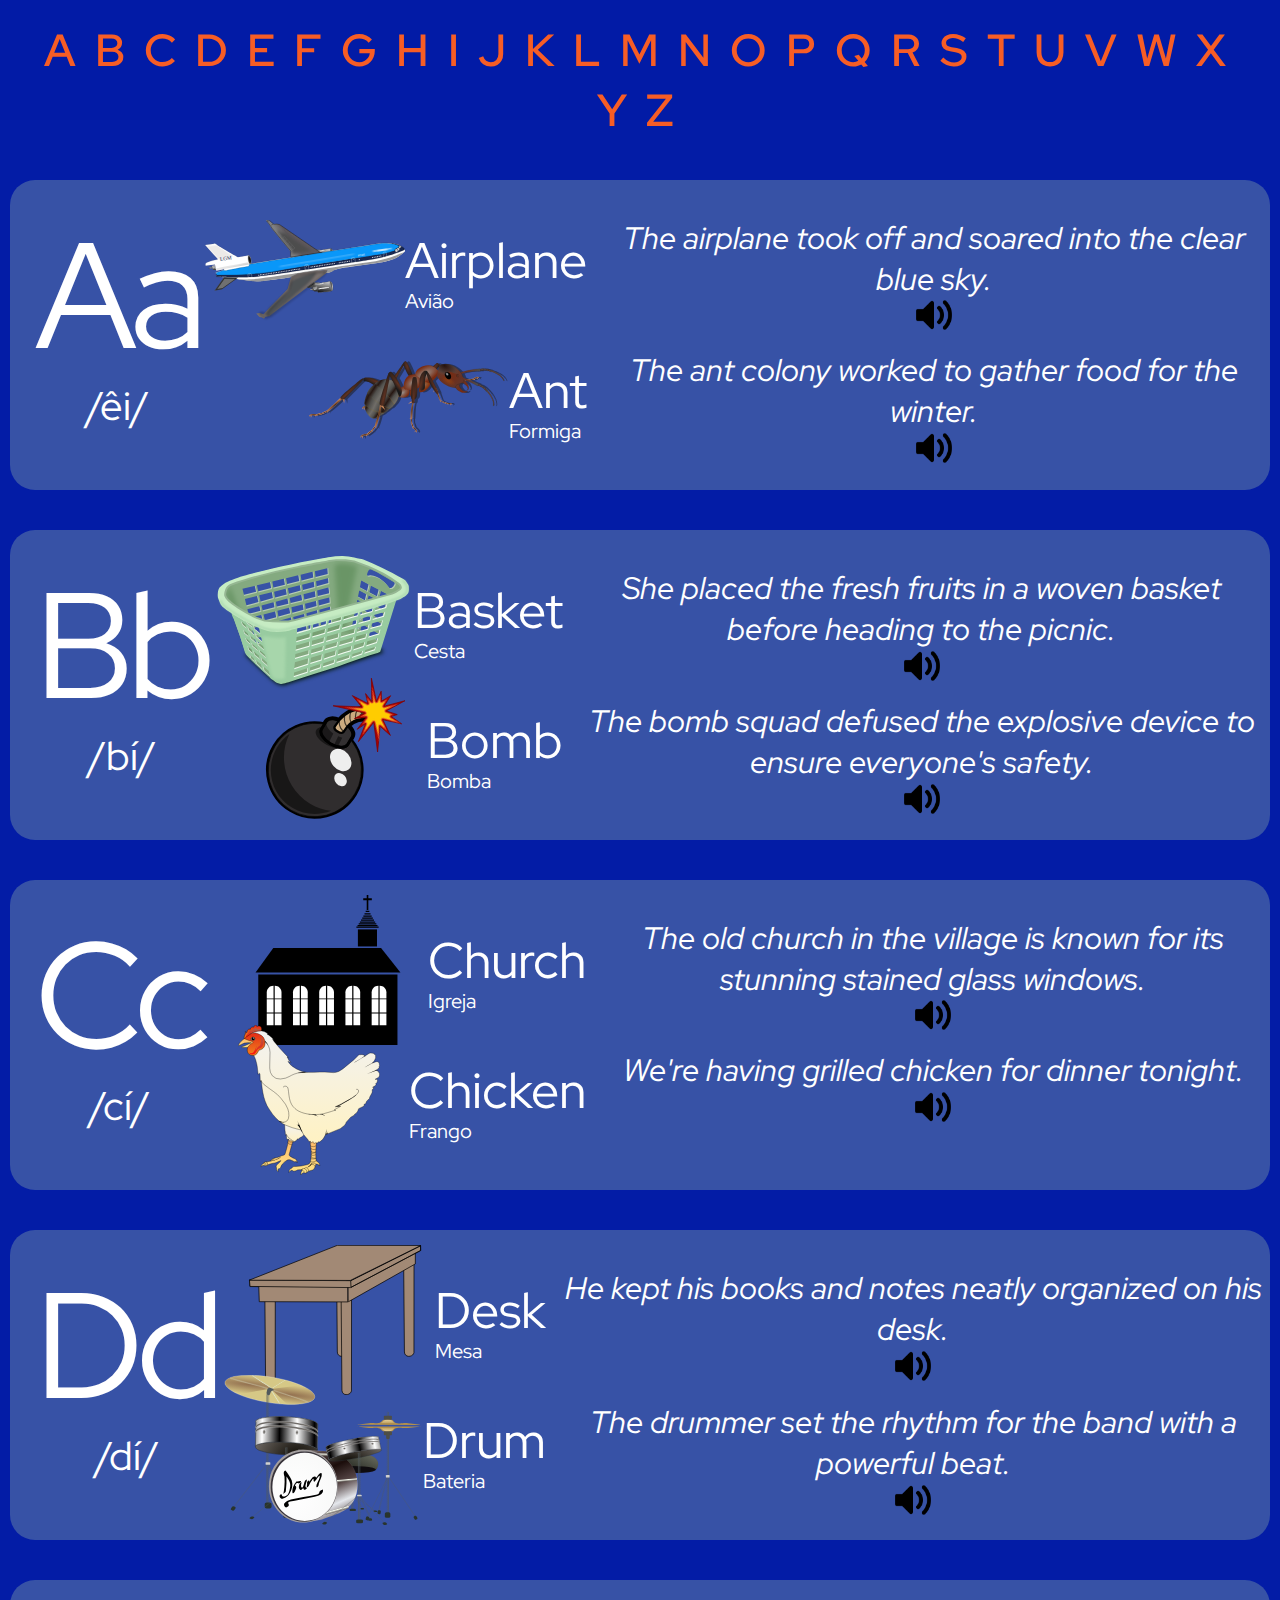
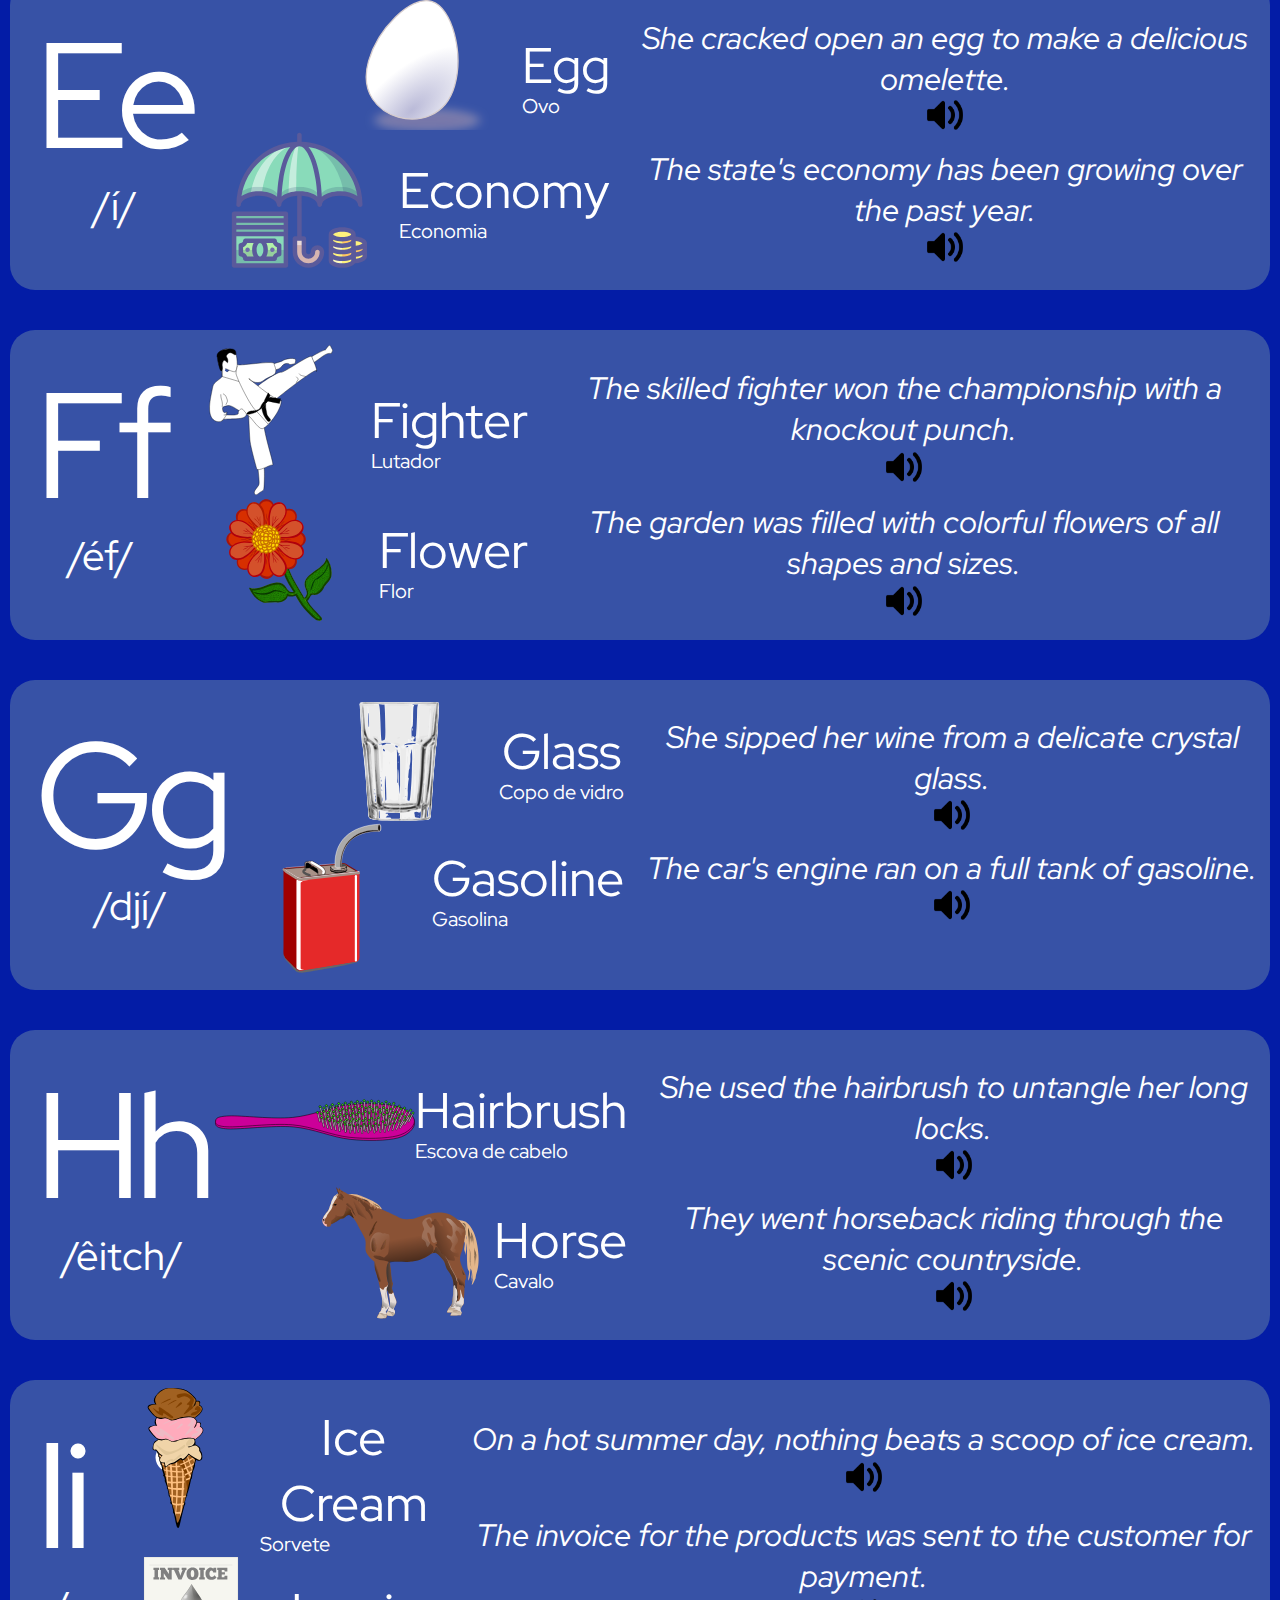
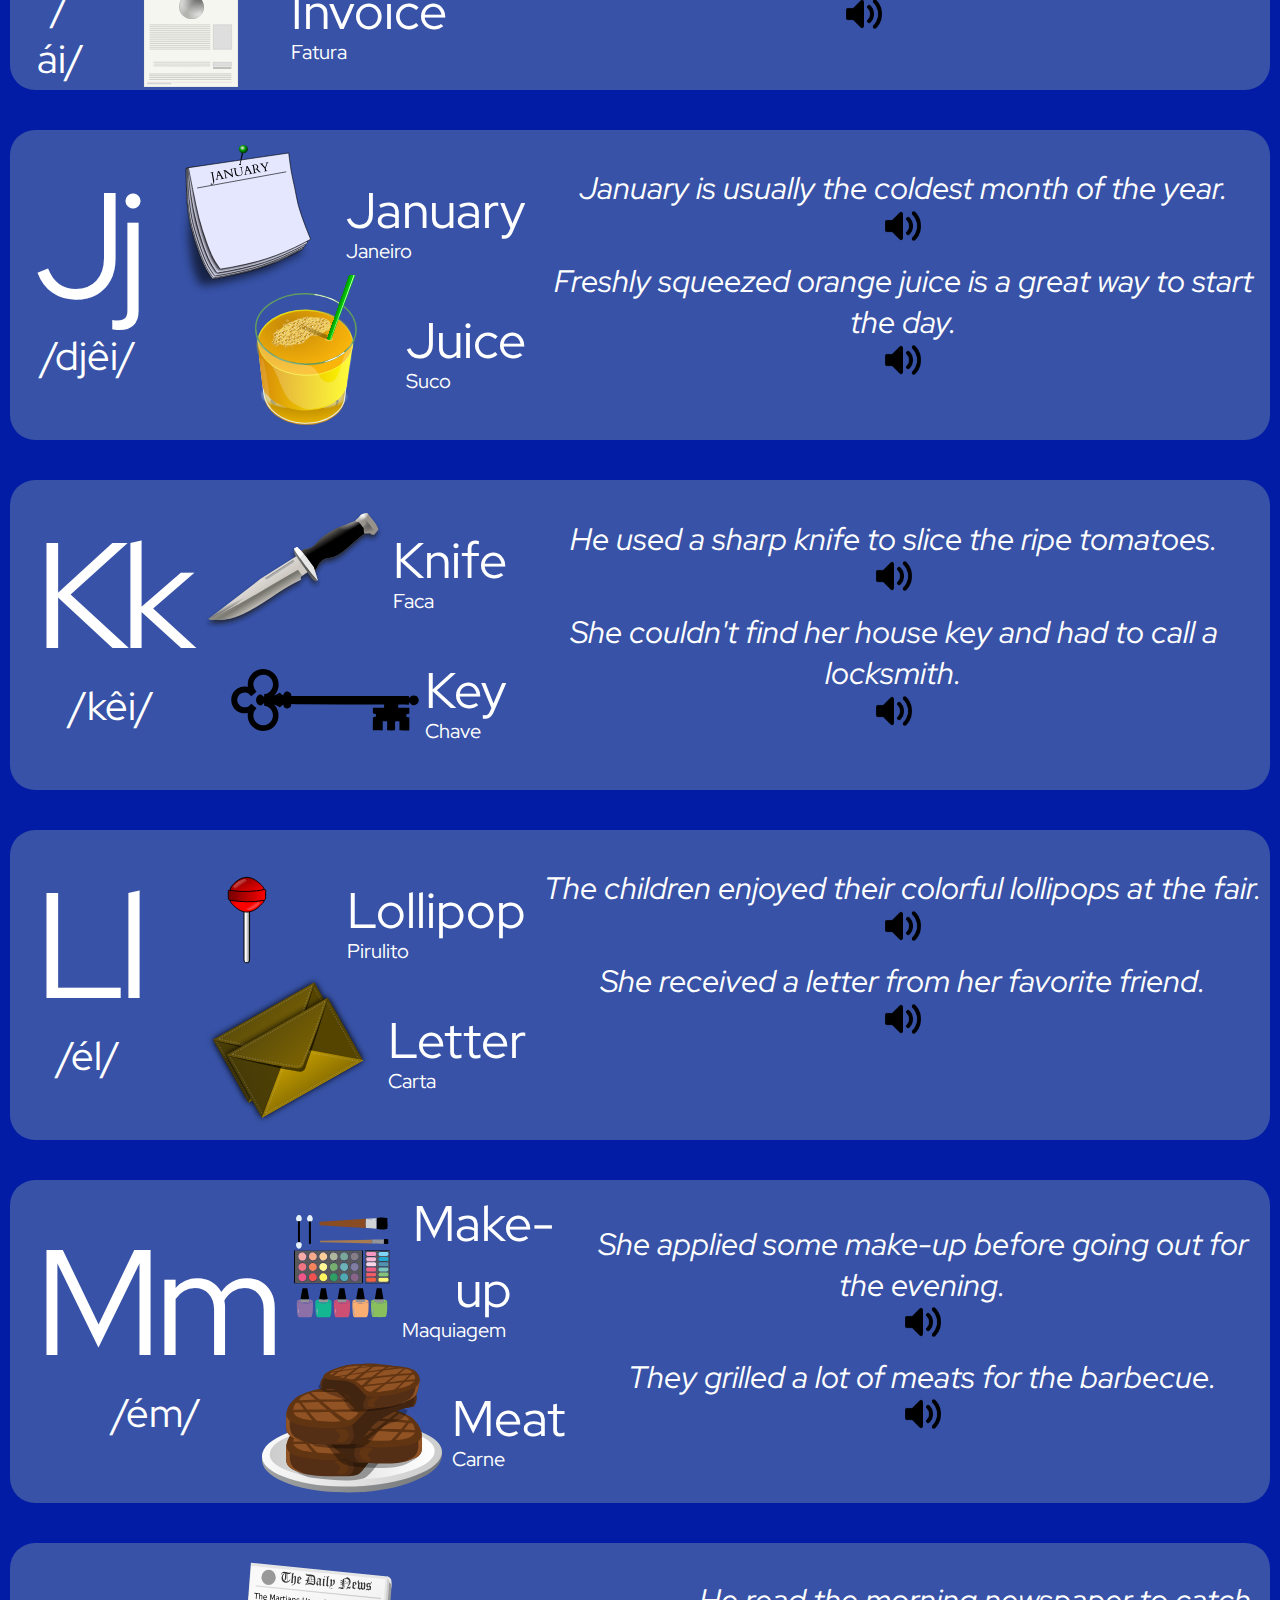
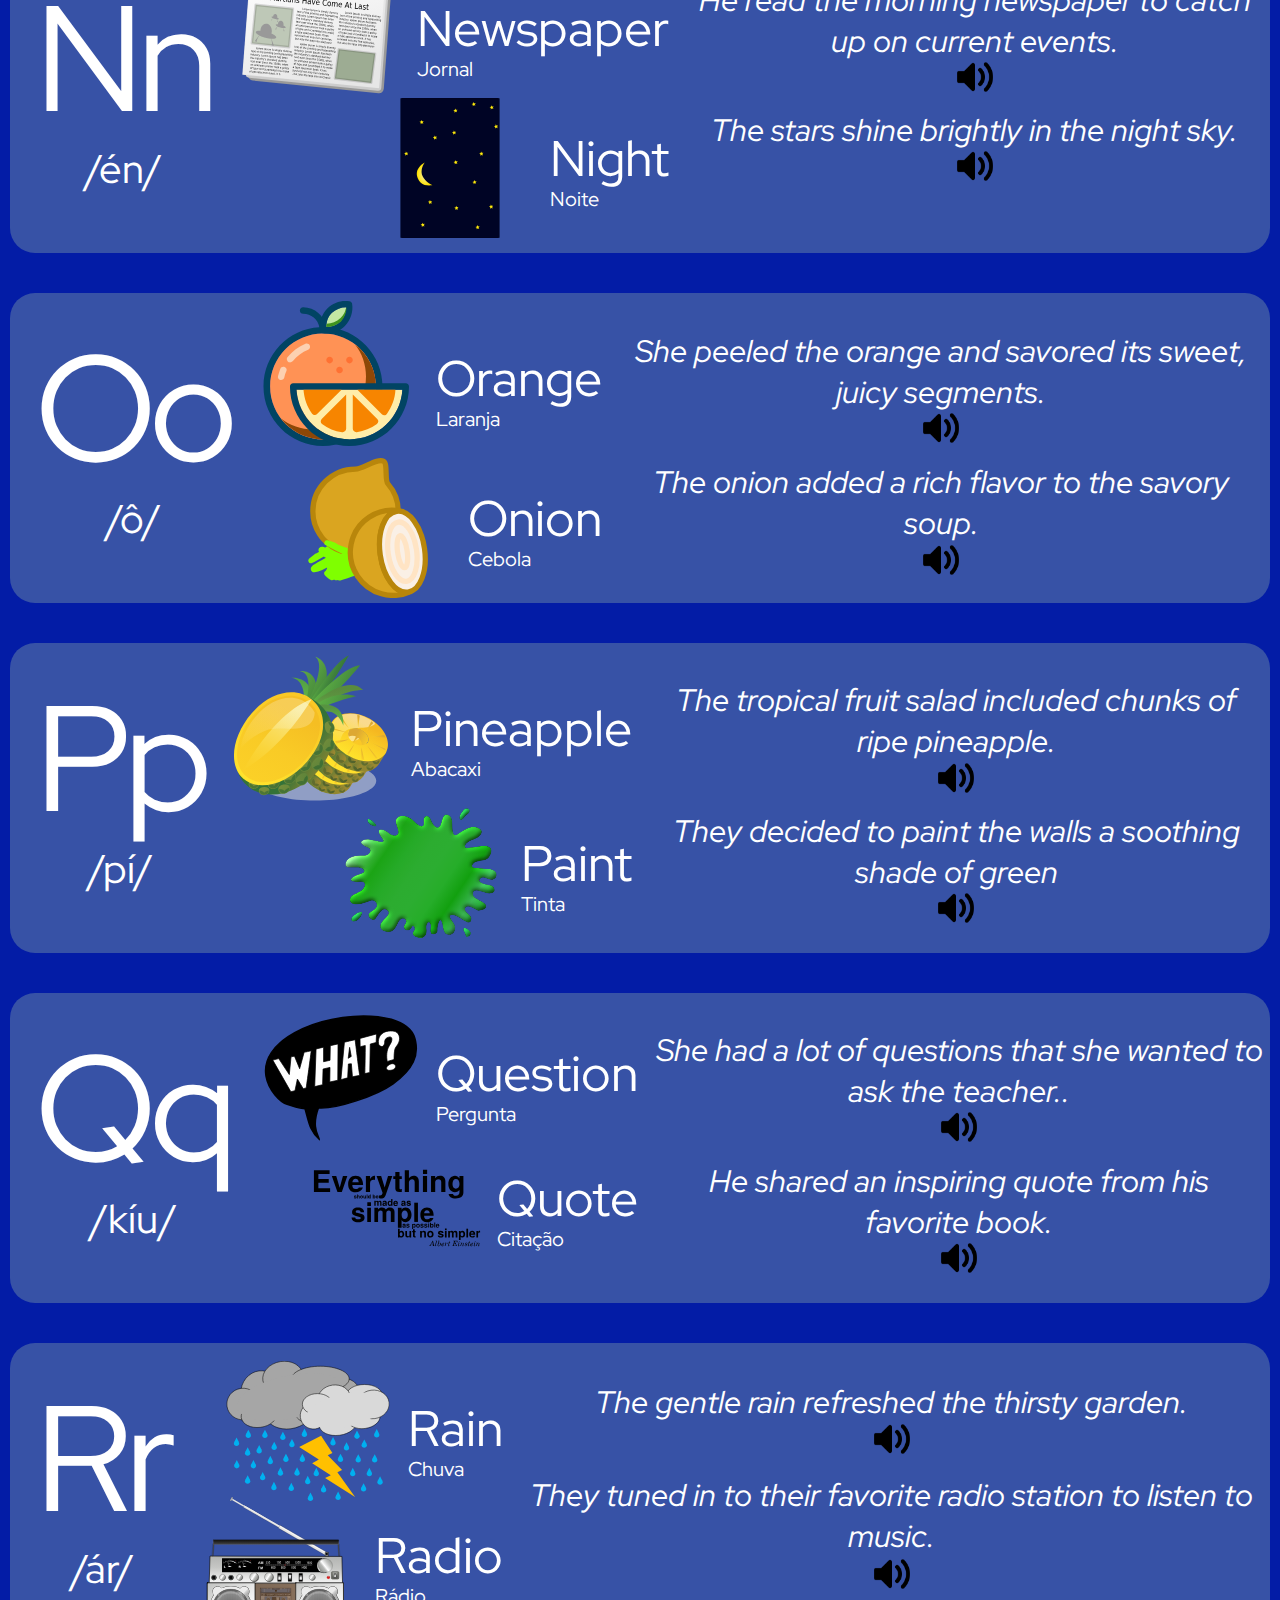
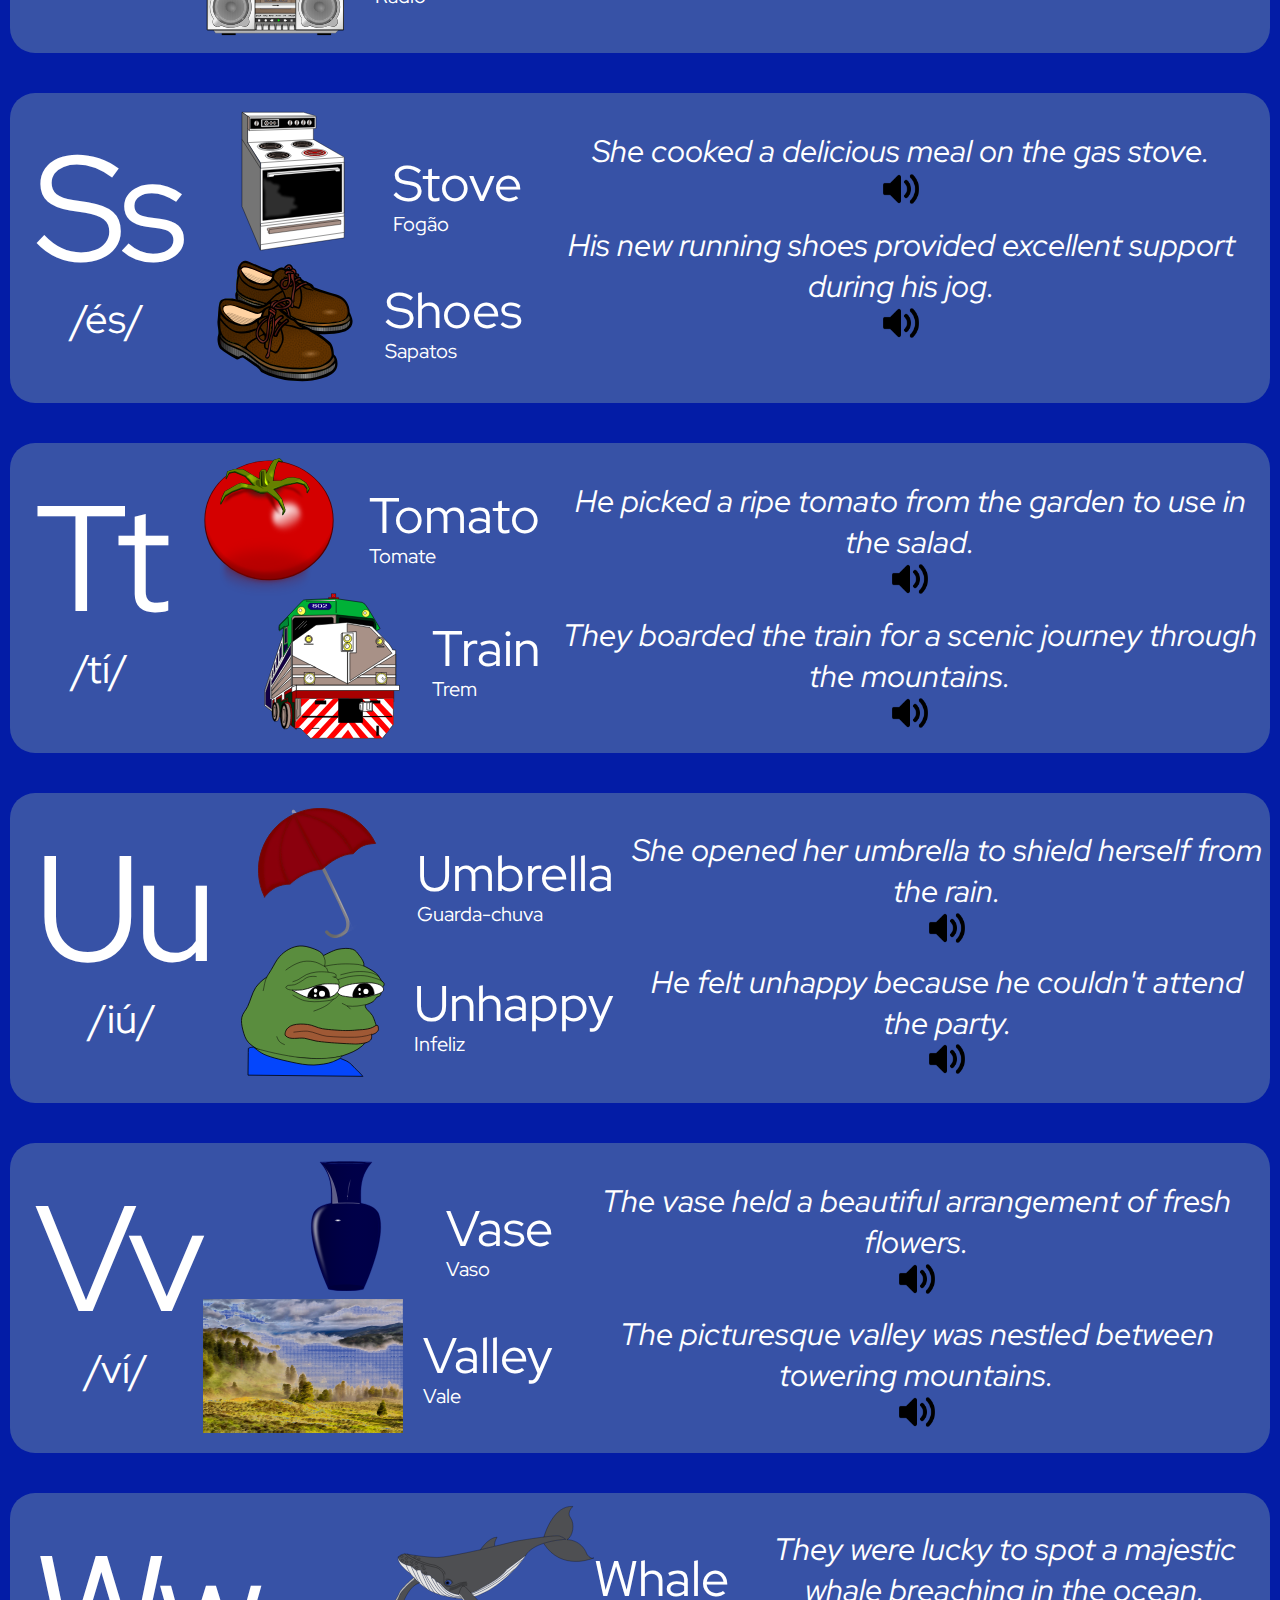
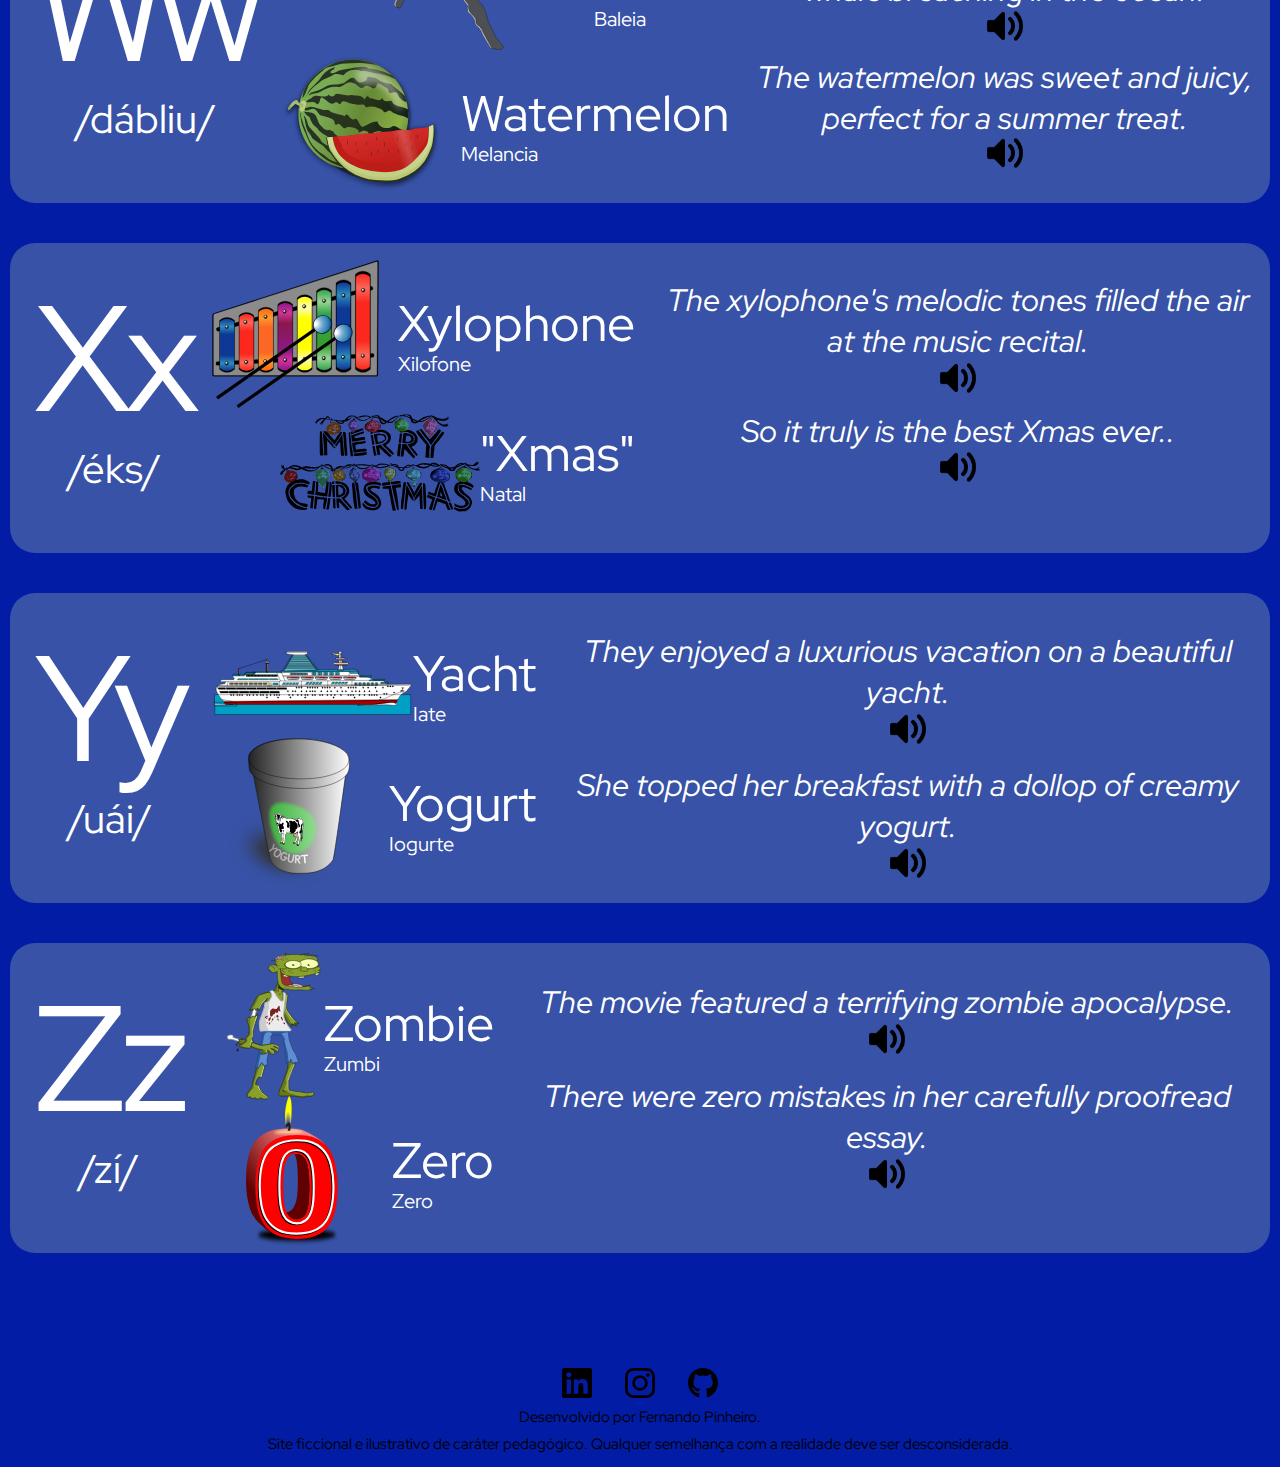
<file: dictionary.html>
<!DOCTYPE html>
<html lang="en">

<head>
    <meta charset="UTF-8">
    <meta name="viewport" content="width=device-width, initial-scale=1.0">
    <title>
        Dictionary
    </title>
    <link rel="stylesheet" href="css/style.css">
    <link rel="preconnect" href="https://fonts.googleapis.com">
    <link rel="preconnect" href="https://fonts.gstatic.com" crossorigin>
    <link rel="shortcut icon" href="img/logo.png" type="image/x-icon">
</head>

<body class="body-space">
    <section>
        <nav class="letters">
            <ul>
                <li><a href="#letterA">A</a></li>
                <li><a href="#letterB">B</a></li>
                <li><a href="#letterC">C</a></li>
                <li><a href="#letterD">D</a></li>
                <li><a href="#letterE">E</a></li>
                <li><a href="#letterF">F</a></li>
                <li><a href="#letterG">G</a></li>
                <li><a href="#letterH">H</a></li>
                <li><a href="#letterI">I</a></li>
                <li><a href="#letterJ">J</a></li>
                <li><a href="#letterK">K</a></li>
                <li><a href="#letterL">L</a></li>
                <li><a href="#letterM">M</a></li>
                <li><a href="#letterN">N</a></li>
                <li><a href="#letterO">O</a></li>
                <li><a href="#letterP">P</a></li>
                <li><a href="#letterQ">Q</a></li>
                <li><a href="#letterR">R</a></li>
                <li><a href="#letterS">S</a></li>
                <li><a href="#letterT">T</a></li>
                <li><a href="#letterU">U</a></li>
                <li><a href="#letterV">V</a></li>
                <li><a href="#letterW">W</a></li>
                <li><a href="#letterX">X</a></li>
                <li><a href="#letterY">Y</a></li>
                <li><a href="#letterZ">Z</a></li>
            </ul>
        </nav>
    </section>

    <section class="card-letter" id="letterA">
        <div class="title-letter">
            <p>Aa</p>
            <p class="pronunc">/êi/</p>
        </div>
        <div class="ilustration">
            <div class="ilust1">
                <img src="img/airplane.svg" alt="aviao">
                <div class="ilust-text">
                    <p>Airplane</p>
                    <p class="transc-fonet">Avião</p>
                </div>
            </div>
            <div class="ilust1">
                <img src="img/ant.svg" alt="formiga">
                <div class="ilust-text">
                    <p>Ant</p>
                    <p class="transc-fonet">Formiga</p>
                </div>
            </div>
        </div>
        <div class="examples">
            <div class="ex1">
                <p>The airplane took off and soared into the clear blue sky.</p>
                <img src="img/volume-icon.png" alt="Audio" class="audio" id="audio1">
            </div>
            <div class="ex1">
                <p>The ant colony worked to gather food for the winter.</p>
                <img src="img/volume-icon.png" alt="Audio" class="audio" id="audio2">
            </div>
        </div>
    </section>
    <section class="card-letter" id="letterB">
        <div class="title-letter">
            <p>Bb</p>
            <p class="pronunc">/bí/</p>
        </div>
        <div class="ilustration">
            <div class="ilust1">
                <img src="img/basket.svg" alt="cesta">
                <div class="ilust-text">
                    <p>Basket</p>
                    <p class="transc-fonet">Cesta</p>
                </div>
            </div>
            <div class="ilust1">
                <img src="img/bomb.svg" alt="bomba">
                <div class="ilust-text">
                    <p>Bomb</p>
                    <p class="transc-fonet">Bomba</p>
                </div>
            </div>
        </div>
        <div class="examples">
            <div class="ex1">
                <p>She placed the fresh fruits in a woven basket before heading to the picnic.</p>                <img src="img/volume-icon.png" alt="Audio" class="audio" id="audio3">
            </div>
            <div class="ex1">
                <p>The bomb squad defused the explosive device to ensure everyone's safety.</p>
                <img src="img/volume-icon.png" alt="Audio" class="audio" id="audio4">
            </div>
        </div>
    </section>
    <section class="card-letter" id="letterC">
        <div class="title-letter">
            <p>Cc</p>
            <p class="pronunc">/cí/</p>
        </div>
        <div class="ilustration">
            <div class="ilust1">
                <img src="img/church.svg" alt="igreja">
                <div class="ilust-text">
                    <p>Church</p>
                    <p class="transc-fonet">Igreja</p>
                </div>
            </div>
            <div class="ilust1">
                <img src="img/chicken.svg" alt="frango">
                <div class="ilust-text">
                    <p>Chicken</p>
                    <p class="transc-fonet">Frango</p>
                </div>
            </div>
        </div>
        <div class="examples">
            <div class="ex1">
                <p>The old church in the village is known for its stunning stained glass windows.</p>
                <img src="img/volume-icon.png" alt="Audio" class="audio" id="audio5">
            </div>
            <div class="ex1">
                <p>We're having grilled chicken for dinner tonight.</p>
                <img src="img/volume-icon.png" alt="Audio" class="audio" id="audio6">
            </div>
        </div>
    </section>
    <section class="card-letter" id="letterD">
        <div class="title-letter">
            <p>Dd</p>
            <p class="pronunc">/dí/</p>
        </div>
        <div class="ilustration">
            <div class="ilust1">
                <img src="img/desk.svg" alt="Mesa">
                <div class="ilust-text">
                    <p>Desk</p>
                    <p class="transc-fonet">Mesa</p>
                </div>
            </div>
            <div class="ilust1">
                <img src="img/drum.svg" alt="Bateria">
                <div class="ilust-text">
                    <p>Drum</p>
                    <p class="transc-fonet">Bateria</p>
                </div>
            </div>
        </div>
        <div class="examples">
            <div class="ex1">
                <p>He kept his books and notes neatly organized on his desk.</p>
                <img src="img/volume-icon.png" alt="Audio" class="audio" id="audio7">
            </div>
            <div class="ex1">
                <p>The drummer set the rhythm for the band with a powerful beat.</p>
                <img src="img/volume-icon.png" alt="Audio" class="audio" id="audio8">
            </div>
        </div>
    </section>
    <section class="card-letter" id="letterE">
        <div class="title-letter">
            <p>Ee</p>
            <p class="pronunc">/í/</p>
        </div>
        <div class="ilustration">
            <div class="ilust1">
                <img src="img/egg.svg" alt="ovo" style="height: 130px; margin-bottom: 10px;">
                <div class="ilust-text">
                    <p>Egg</p>
                    <p class="transc-fonet">Ovo</p>
                </div>
            </div>
            <div class="ilust1">
                <img src="img/economy.svg" alt="economia" style="height: 140px;">
                <div class="ilust-text">
                    <p>Economy</p>
                    <p class="transc-fonet">Economia</p>
                </div>
            </div>
        </div>
        <div class="examples">
            <div class="ex1">
                <p>She cracked open an egg to make a delicious omelette.</p>
                <img src="img/volume-icon.png" alt="Audio" class="audio" id="audio9">
            </div>
            <div class="ex1">
                <p>The state's economy has been growing over the past year.</p>
                <img src="img/volume-icon.png" alt="Audio" class="audio" id="audio10">
            </div>
        </div>
    </section>
    <section class="card-letter" id="letterF">
        <div class="title-letter">
            <p>Ff</p>
            <p class="pronunc">/éf/</p>
        </div>
        <div class="ilustration">
            <div class="ilust1">
                <img src="img/fighter.svg" alt="lutador" style="margin-bottom: 10px;">
                <div class="ilust-text">
                    <p>Fighter</p>
                    <p class="transc-fonet">Lutador</p>
                </div>
            </div>
            <div class="ilust1">
                <img src="img/flower.svg" alt="flor" style="height: 130px;">
                <div class="ilust-text">
                    <p>Flower</p>
                    <p class="transc-fonet">Flor</p>
                </div>
            </div>
        </div>
        <div class="examples">
            <div class="ex1">
                <p>The skilled fighter won the championship with a knockout punch.</p>
                <img src="img/volume-icon.png" alt="Audio" class="audio" id="audio11">
            </div>
            <div class="ex1">
                <p>The garden was filled with colorful flowers of all shapes and sizes.</p>
                <img src="img/volume-icon.png" alt="Audio" class="audio" id="audio12">
            </div>
        </div>
    </section>
    <section class="card-letter" id="letterG">
        <div class="title-letter">
            <p>Gg</p>
            <p class="pronunc">/djí/</p>
        </div>
        <div class="ilustration">
            <div class="ilust1">
                <img src="img/glass.svg" alt="copo" style="height: 120px;">
                <div class="ilust-text">
                    <p>Glass</p>
                    <p class="transc-fonet">Copo de vidro</p>
                </div>
            </div>
            <div class="ilust1">
                <img src="img/gasoline.svg" alt="gasolina" style="margin-top: 8px;">
                <div class="ilust-text">
                    <p>Gasoline</p>
                    <p class="transc-fonet">Gasolina</p>
                </div>
            </div>
        </div>
        <div class="examples">
            <div class="ex1">
                <p>She sipped her wine from a delicate crystal glass.</p>
                <img src="img/volume-icon.png" alt="Audio" class="audio" id="audio13">
            </div>
            <div class="ex1">
                <p>The car's engine ran on a full tank of gasoline.</p>
                <img src="img/volume-icon.png" alt="Audio" class="audio" id="audio14">
            </div>
        </div>
    </section>
    <section class="card-letter" id="letterH">
        <div class="title-letter">
            <p>Hh</p>
            <p class="pronunc">/êitch/</p>
        </div>
        <div class="ilustration">
            <div class="ilust1">
                <img src="img/hairbrush.svg" alt="escova_de_cabelo">
                <div class="ilust-text">
                    <p>Hairbrush</p>
                    <p class="transc-fonet">Escova de cabelo</p>
                </div>
            </div>
            <div class="ilust1">
                <img src="img/horse.svg" alt="cavalo">
                <div class="ilust-text">
                    <p>Horse</p>
                    <p class="transc-fonet">Cavalo</p>
                </div>
            </div>
        </div>
        <div class="examples">
            <div class="ex1">
                <p>She used the hairbrush to untangle her long locks.</p>
                <img src="img/volume-icon.png" alt="Audio" class="audio" id="audio15">
            </div>
            <div class="ex1">
                <p>They went horseback riding through the scenic countryside.</p>
                <img src="img/volume-icon.png" alt="Audio" class="audio" id="audio16">
            </div>
        </div>
    </section>
    <section class="card-letter" id="letterI">
        <div class="title-letter">
            <p>Ii</p>
            <p class="pronunc">/ái/</p>
        </div>
        <div class="ilustration">
            <div class="ilust1">
                <img src="img/ice_cream.svg" alt="sorvete"
                    style="height: 140px;margin-top: -30px; margin-bottom: 15px;">
                <div class="ilust-text">
                    <p>Ice Cream</p>
                    <p class="transc-fonet">Sorvete</p>
                </div>
            </div>
            <div class="ilust1">
                <img src="img/invoice.svg" alt="fatura" style="height: 130px; ">
                <div class="ilust-text">
                    <p>Invoice</p>
                    <p class="transc-fonet">Fatura</p>
                </div>
            </div>
        </div>
        <div class="examples">
            <div class="ex1">
                <p>On a hot summer day, nothing beats a scoop of ice cream.</p>
                <img src="img/volume-icon.png" alt="Audio" class="audio" id="audio17">
            </div>
            <div class="ex1">
                <p>The invoice for the products was sent to the customer for payment.</p>
                <img src="img/volume-icon.png" alt="Audio" class="audio" id="audio18">
            </div>
        </div>
    </section>
    <section class="card-letter" id="letterJ">
        <div class="title-letter">
            <p>Jj</p>
            <p class="pronunc">/djêi/</p>
        </div>
        <div class="ilustration">
            <div class="ilust1">
                <img src="img/january.svg" alt="janeiro">
                <div class="ilust-text">
                    <p>January</p>
                    <p class="transc-fonet">Janeiro</p>
                </div>
            </div>
            <div class="ilust1">
                <img src="img/juice.svg" alt="suco">
                <div class="ilust-text">
                    <p>Juice</p>
                    <p class="transc-fonet">Suco</p>
                </div>
            </div>
        </div>
        <div class="examples">
            <div class="ex1">
                <p>January is usually the coldest month of the year.</p>
                <img src="img/volume-icon.png" alt="Audio" class="audio" id="audio19">
            </div>
            <div class="ex1">
                <p>Freshly squeezed orange juice is a great way to start the day.</p>
                <img src="img/volume-icon.png" alt="Audio" class="audio" id="audio20">
            </div>
        </div>
    </section>
    <section class="card-letter" id="letterK">
        <div class="title-letter">
            <p>Kk</p>
            <p class="pronunc">/kêi/</p>
        </div>
        <div class="ilustration">
            <div class="ilust1">
                <img src="img/knife.svg" alt="faca">
                <div class="ilust-text">
                    <p>Knife</p>
                    <p class="transc-fonet">Faca</p>
                </div>
            </div>
            <div class="ilust1">
                <img src="img/key.svg" alt="chave">
                <div class="ilust-text">
                    <p>Key</p>
                    <p class="transc-fonet">Chave</p>
                </div>
            </div>
        </div>
        <div class="examples">
            <div class="ex1">
                <p>He used a sharp knife to slice the ripe tomatoes.</p>
                <img src="img/volume-icon.png" alt="Audio" class="audio" id="audio21">
            </div>
            <div class="ex1">
                <p>She couldn't find her house key and had to call a locksmith.</p>
                <img src="img/volume-icon.png" alt="Audio" class="audio" id="audio22">
            </div>
        </div>
    </section>
    <section class="card-letter" id="letterL">
        <div class="title-letter">
            <p>Ll</p>
            <p class="pronunc">/él/</p>
        </div>
        <div class="ilustration">
            <div class="ilust1">
                <img src="img/lollipop.svg" alt="pirulito">
                <div class="ilust-text">
                    <p>Lollipop</p>
                    <p class="transc-fonet">Pirulito</p>
                </div>
            </div>
            <div class="ilust1">
                <img src="img/letter.svg" alt="carta">
                <div class="ilust-text">
                    <p>Letter</p>
                    <p class="transc-fonet">Carta</p>
                </div>
            </div>
        </div>
        <div class="examples">
            <div class="ex1">
                <p>The children enjoyed their colorful lollipops at the fair.</p>
                <img src="img/volume-icon.png" alt="Audio" class="audio" id="audio23">
            </div>
            <div class="ex1">
                <p>She received a letter from her favorite friend.</p>
                <img src="img/volume-icon.png" alt="Audio" class="audio" id="audio24">
            </div>
        </div>
    </section>
    <section class="card-letter" id="letterM">
        <div class="title-letter">
            <p>Mm</p>
            <p class="pronunc">/ém/</p>
        </div>
        <div class="ilustration">
            <div class="ilust1">
                <img src="img/makeup.svg" alt="pirulito" style="width: 100px; margin:auto;">
                <div class="ilust-text">
                    <p>Make-up</p>
                    <p class="transc-fonet">Maquiagem</p>
                </div>
            </div>
            <div class="ilust1">
                <img src="img/meat.svg" alt="carta" style="width: 180px; margin: auto; margin-left: -30px;">
                <div class="ilust-text">
                    <p>Meat</p>
                    <p class="transc-fonet">Carne</p>
                </div>
            </div>
        </div>
        <div class="examples">
            <div class="ex1">
                <p>She applied some make-up before going out for the evening.</p>
                <img src="img/volume-icon.png" alt="Audio" class="audio" id="audio25">
            </div>
            <div class="ex1">
                <p>They grilled a lot of meats for the barbecue.</p>
                <img src="img/volume-icon.png" alt="Audio" class="audio" id="audio26">
            </div>
        </div>
    </section>
    <section class="card-letter" id="letterN">
        <div class="title-letter">
            <p>Nn</p>
            <p class="pronunc">/én/</p>
        </div>
        <div class="ilustration">
            <div class="ilust1">
                <img src="img/newspaper.svg" alt="jornal" style="height: 140px; margin-bottom: 10px;">
                <div class="ilust-text">
                    <p>Newspaper</p>
                    <p class="transc-fonet">Jornal</p>
                </div>
            </div>
            <div class="ilust1">
                <img src="img/night.svg" alt="noite" style="height:140px;">
                <div class="ilust-text">
                    <p>Night</p>
                    <p class="transc-fonet">Noite</p>
                </div>
            </div>
        </div>
        <div class="examples">
            <div class="ex1">
                <p>He read the morning newspaper to catch up on current events.</p>
                <img src="img/volume-icon.png" alt="Audio" class="audio" id="audio27">
            </div>
            <div class="ex1">
                <p>The stars shine brightly in the night sky.</p>
                <img src="img/volume-icon.png" alt="Audio" class="audio" id="audio28">
            </div>
        </div>
    </section>
    <section class="card-letter" id="letterO">
        <div class="title-letter">
            <p>Oo</p>
            <p class="pronunc">/ô<u></u>/</p>
        </div>
        <div class="ilustration">
            <div class="ilust1">
                <img src="img/orange.svg" alt="laranja" style="margin-bottom: 20px;">
                <div class="ilust-text">
                    <p>Orange</p>
                    <p class="transc-fonet">Laranja</p>
                </div>
            </div>
            <div class="ilust1">
                <img src="img/onion.svg" alt="cebola" style="height: 140px;">
                <div class="ilust-text">
                    <p>Onion</p>
                    <p class="transc-fonet">Cebola</p>
                </div>
            </div>
        </div>
        <div class="examples">
            <div class="ex1">
                <p>She peeled the orange and savored its sweet, juicy segments.</p>
                <img src="img/volume-icon.png" alt="Audio" class="audio" id="audio29">
            </div>
            <div class="ex1">
                <p>The onion added a rich flavor to the savory soup.</p>
                <img src="img/volume-icon.png" alt="Audio" class="audio" id="audio30">
            </div>
        </div>
    </section>
    <section class="card-letter" id="letterP">
        <div class="title-letter">
            <p>Pp</p>
            <p class="pronunc">/pí/</p>
        </div>
        <div class="ilustration">
            <div class="ilust1">
                <img src="img/pineapple.svg" alt="abacaxi" style="margin-bottom: 10px;">
                <div class="ilust-text">
                    <p>Pineapple</p>
                    <p class="transc-fonet">Abacaxi</p>
                </div>
            </div>
            <div class="ilust1">
                <img src="img/paint.svg" alt="tinta" style="height: 140px;">
                <div class="ilust-text">
                    <p>Paint</p>
                    <p class="transc-fonet">Tinta</p>
                </div>
            </div>
        </div>
        <div class="examples">
            <div class="ex1">
                <p>The tropical fruit salad included chunks of ripe pineapple.</p>
                <img src="img/volume-icon.png" alt="Audio" class="audio" id="audio31">
            </div>
            <div class="ex1">
                <p>They decided to paint the walls a soothing shade of green</p>
                <img src="img/volume-icon.png" alt="Audio" class="audio" id="audio32">
            </div>
        </div>
    </section>
    <section class="card-letter" id="letterQ">
        <div class="title-letter">
            <p>Qq</p>
            <p class="pronunc">/kíu/</p>
        </div>
        <div class="ilustration">
            <div class="ilust1">
                <img src="img/question.svg" alt="pergunta" style="margin-bottom: -20px;">
                <div class="ilust-text">
                    <p>Question</p>
                    <p class="transc-fonet">Pergunta</p>
                </div>
            </div>
            <div class="ilust1">
                <img src="img/quote.svg" alt="citação">
                <div class="ilust-text">
                    <p>Quote</p>
                    <p class="transc-fonet">Citação</p>
                </div>
            </div>
        </div>
        <div class="examples">
            <div class="ex1">
                <p>She had a lot of questions that she wanted to ask the teacher..</p>
                <img src="img/volume-icon.png" alt="Audio" class="audio" id="audio33">
            </div>
            <div class="ex1">
                <p>He shared an inspiring quote from his favorite book.</p>
                <img src="img/volume-icon.png" alt="Audio" class="audio" id="audio34">
            </div>
        </div>
    </section>
    <section class="card-letter" id="letterR">
        <div class="title-letter">
            <p>Rr</p>
            <p class="pronunc">/ár/</p>
        </div>
        <div class="ilustration">
            <div class="ilust1">
                <img src="img/rain.svg" alt="chuva" style="height: 140px; margin-bottom: 5px;">
                <div class="ilust-text">
                    <p>Rain</p>
                    <p class="transc-fonet">Chuva</p>
                </div>
            </div>
            <div class="ilust1">
                <img src="img/radio.svg" alt="radio" style="height: 140px;">
                <div class="ilust-text">
                    <p>Radio</p>
                    <p class="transc-fonet">Rádio</p>
                </div>
            </div>
        </div>
        <div class="examples">
            <div class="ex1">
                <p>The gentle rain refreshed the thirsty garden.</p>
                <img src="img/volume-icon.png" alt="Audio" class="audio" id="audio35">
            </div>
            <div class="ex1">
                <p>They tuned in to their favorite radio station to listen to music.</p>
                <img src="img/volume-icon.png" alt="Audio" class="audio" id="audio36">
            </div>
        </div>
    </section>
    <section class="card-letter" id="letterS">
        <div class="title-letter">
            <p>Ss</p>
            <p class="pronunc">/és/</p>
        </div>
        <div class="ilustration">
            <div class="ilust1">
                <img src="img/stove.svg" alt="fogão" style="height: 140px; margin-bottom: 15px;">
                <div class="ilust-text">
                    <p>Stove</p>
                    <p class="transc-fonet">Fogão</p>
                </div>
            </div>
            <div class="ilust1">
                <img src="img/shoes.svg" alt="sapato" style="height: 130px;">
                <div class="ilust-text">
                    <p>Shoes</p>
                    <p class="transc-fonet">Sapatos</p>
                </div>
            </div>
        </div>
        <div class="examples">
            <div class="ex1">
                <p>She cooked a delicious meal on the gas stove.</p>
                <img src="img/volume-icon.png" alt="Audio" class="audio" id="audio37">
            </div>
            <div class="ex1">
                <p>His new running shoes provided excellent support during his jog.</p>
                <img src="img/volume-icon.png" alt="Audio" class="audio" id="audio38">
            </div>
        </div>
    </section>
    <section class="card-letter" id="letterT">
        <div class="title-letter">
            <p>Tt</p>
            <p class="pronunc">/tí/</p>
        </div>
        <div class="ilustration">
            <div class="ilust1">
                <img src="img/tomato.svg" alt="tomate" style="height: 140px;">
                <div class="ilust-text">
                    <p>Tomato</p>
                    <p class="transc-fonet">Tomate</p>
                </div>
            </div>
            <div class="ilust1">
                <img src="img/train.svg" alt="trem" style="margin-top: 5px;">
                <div class="ilust-text">
                    <p>Train</p>
                    <p class="transc-fonet">Trem</p>
                </div>
            </div>
        </div>
        <div class="examples">
            <div class="ex1">
                <p>He picked a ripe tomato from the garden to use in the salad.</p>
                <img src="img/volume-icon.png" alt="Audio" class="audio" id="audio39">
            </div>
            <div class="ex1">
                <p>They boarded the train for a scenic journey through the mountains.</p>
                <img src="img/volume-icon.png" alt="Audio" class="audio" id="audio40">
            </div>
        </div>
    </section>
    <section class="card-letter" id="letterU">
        <div class="title-letter">
            <p>Uu</p>
            <p class="pronunc">/iú/</p>
        </div>
        <div class="ilustration">
            <div class="ilust1">
                <img src="img/umbrella.svg" alt="guardachuva" style="height: 130px; margin-bottom: 10px;">
                <div class="ilust-text">
                    <p>Umbrella</p>
                    <p class="transc-fonet">Guarda-chuva</p>
                </div>
            </div>
            <div class="ilust1">
                <img src="img/unhappy.svg" alt="infeliz">
                <div class="ilust-text">
                    <p>Unhappy</p>
                    <p class="transc-fonet">Infeliz</p>
                </div>
            </div>
        </div>
        <div class="examples">
            <div class="ex1">
                <p>She opened her umbrella to shield herself from the rain.</p>
                <img src="img/volume-icon.png" alt="Audio" class="audio" id="audio41">
            </div>
            <div class="ex1">
                <p>He felt unhappy because he couldn't attend the party.</p>
                <img src="img/volume-icon.png" alt="Audio" class="audio" id="audio42">
            </div>
        </div>
    </section>
    <section class="card-letter" id="letterV">
        <div class="title-letter">
            <p>Vv</p>
            <p class="pronunc">/ví/</p>
        </div>
        <div class="ilustration">
            <div class="ilust1">
                <img src="img/vase.svg" alt="vaso" style="height: 130px; margin-bottom: 15px;">
                <div class="ilust-text">
                    <p>Vase</p>
                    <p class="transc-fonet">Vaso</p>
                </div>
            </div>
            <div class="ilust1">
                <img src="img/valley.svg" alt="vale" style="height: 140px; margin-right: 10px;">
                <div class="ilust-text">
                    <p>Valley</p>
                    <p class="transc-fonet">Vale</p>
                </div>
            </div>
        </div>
        <div class="examples">
            <div class="ex1">
                <p>The vase held a beautiful arrangement of fresh flowers.</p>
                <img src="img/volume-icon.png" alt="Audio" class="audio" id="audio43">
            </div>
            <div class="ex1">
                <p>The picturesque valley was nestled between towering mountains.</p>
                <img src="img/volume-icon.png" alt="Audio" class="audio" id="audio44">
            </div>
        </div>
    </section>
    <section class="card-letter" id="letterW">
        <div class="title-letter">
            <p>Ww</p>
            <p class="pronunc">/dábliu/</p>
        </div>
        <div class="ilustration">
            <div class="ilust1">
                <img src="img/whale.svg" alt="Baleia" style="margin-bottom: 10px;">
                <div class="ilust-text">
                    <p>Whale</p>
                    <p class="transc-fonet">Baleia</p>
                </div>
            </div>
            <div class="ilust1">
                <img src="img/watermelon.svg" alt="melancia" style="height: 140px;">
                <div class="ilust-text">
                    <p>Watermelon</p>
                    <p class="transc-fonet">Melancia</p>
                </div>
            </div>
        </div>
        <div class="examples">
            <div class="ex1">
                <p>They were lucky to spot a majestic whale breaching in the ocean.</p>
                <img src="img/volume-icon.png" alt="Audio" class="audio" id="audio45">
            </div>
            <div class="ex1">
                <p>The watermelon was sweet and juicy, perfect for a summer treat.</p>
                <img src="img/volume-icon.png" alt="Audio" class="audio" id="audio46">
            </div>
        </div>
    </section>
    <section class="card-letter" id="letterX">
        <div class="title-letter">
            <p>Xx</p>
            <p class="pronunc">/éks/</p>
        </div>
        <div class="ilustration">
            <div class="ilust1">
                <img src="img/xylophone.svg" alt="xilofone">
                <div class="ilust-text">
                    <p>Xylophone</p>
                    <p class="transc-fonet">Xilofone</p>
                </div>
            </div>
            <div class="ilust1">
                <img src="img/xmas.svg" alt="natal">
                <div class="ilust-text">
                    <p>"Xmas"</p>
                    <p class="transc-fonet">Natal</p>
                </div>
            </div>
        </div>
        <div class="examples">
            <div class="ex1">
                <p>The xylophone's melodic tones filled the air at the music recital.</p>
                <img src="img/volume-icon.png" alt="Audio" class="audio" id="audio47">
            </div>
            <div class="ex1">
                <p>So it truly is the best Xmas ever..</p>
                <img src="img/volume-icon.png" alt="Audio" class="audio" id="audio48">
            </div>
        </div>
    </section>
    <section class="card-letter" id="letterY">
        <div class="title-letter">
            <p>Yy</p>
            <p class="pronunc">/uái/</p>
        </div>
        <div class="ilustration">
            <div class="ilust1">
                <img src="img/yacht.svg" alt="iate">
                <div class="ilust-text">
                    <p>Yacht</p>
                    <p class="transc-fonet">Iate</p>
                </div>
            </div>
            <div class="ilust1">
                <img src="img/yogurt.svg" alt="iogurte">
                <div class="ilust-text">
                    <p>Yogurt</p>
                    <p class="transc-fonet">Iogurte</p>
                </div>
            </div>
        </div>
        <div class="examples">
            <div class="ex1">
                <p>They enjoyed a luxurious vacation on a beautiful yacht.</p>
                <img src="img/volume-icon.png" alt="Audio" class="audio" id="audio49">
            </div>
            <div class="ex1">
                <p>She topped her breakfast with a dollop of creamy yogurt.</p>
                <img src="img/volume-icon.png" alt="Audio" class="audio" id="audio50">
            </div>
        </div>
    </section>
    <section class="card-letter" id="letterZ">
        <div class="title-letter">
            <p>Zz</p>
            <p class="pronunc">/zí/</p>
        </div>
        <div class="ilustration">
            <div class="ilust1">
                <img src="img/zombie.svg" alt="zumbi" style="height: 150px; width: 100px; margin-bottom: 5px; ">
                <div class="ilust-text">
                    <p>Zombie</p>
                    <p class="transc-fonet">Zumbi</p>
                </div>
            </div>
            <div class="ilust1">
                <img src="img/zero.svg" alt="zero" style="margin-left: -60px;">
                <div class="ilust-text">
                    <p>Zero</p>
                    <p class="transc-fonet">Zero</p>
                </div>
            </div>
        </div>
        <div class="examples">
            <div class="ex1">
                <p>The movie featured a terrifying zombie apocalypse.</p>
                <img src="img/volume-icon.png" alt="Audio" class="audio" id="audio51">
            </div>
            <div class="ex1">
                <p>There were zero mistakes in her carefully proofread essay.</p>
                <img src="img/volume-icon.png" alt="Audio" class="audio" id="audio52">
            </div>
        </div>
    </section>

    <footer class="footer">
        <div class="container">
            <div class="links">
                <a href="https://www.linkedin.com/in/fernando-pinheiro-490421276/" target="_blank" class="link"><img
                        src="img/icones/linkedin.svg" alt=""></a>
                <a href="https://www.instagram.com/nandpinheiro/" target="_blank" class="link"><img
                        src="img/icones/instagram.svg" alt=""></a>
                <a href="https://github.com/nandpinheiro" target="_blank" class="link"><img src="img/icones/github.svg"
                        alt=""></a>
                <p class="autoria">Desenvolvido por Fernando Pinheiro.</p>
                <p class="obs">Site ficcional e ilustrativo de caráter pedagógico. Qualquer semelhança com a realidade deve ser desconsiderada.</p>
            </div>
        </div>
    </footer>
</body>

<script src="scripts/script.js"></script>

</html>
</file>
<file: css/style.css>
@import url('https://fonts.googleapis.com/css2?family=Red+Hat+Display:ital,wght@0,300;0,400;0,500;0,600;0,700;0,800;0,900;1,300;1,400;1,500;1,600;1,700;1,800;1,900&display=swap');

:root {
    --strong-blue: #031ca6;
    --light-purple: #3F5FBF;
    --purple: #3752A6;
    --gray-purple: #8fa1d9;
    --gray-orange: #f75d25;
}

* {
    box-sizing: border-box;
}

body {
    background-color: var(--strong-blue);
    font-family: 'Red Hat Display', sans-serif;
    margin: 0;
    padding: 0;
    width: 100%;
}
p {
    margin: 10px;
    margin-top: 40px;
    font-size: 28px;
    font-family: 'Red Hat Display', sans-serif;
    text-align: center;
}

nav {
    padding: 0px;
}

.letters {
    display: flex;
    position: fixed;
    justify-content: center;
    margin: auto;
    margin-top: -180px;
    background-color: rgb(3, 28, 166, 0.8);
    height: 120px;
    width: 100%;
    padding-top: 20px;
}

.letters ul {
    display: inline;
    font-size: 45px;
    font-weight: 600;
    text-align: center;
    justify-content: center;
    list-style: none;
    padding: 0;
    margin: 0px 20px 0px 20px;
}

.letters li {
    display: inline;
    justify-content: center;
    margin-right: 10px;

}

.letters a {
    text-decoration: none;
    color: var(--gray-orange);
    transition: 0.5s;

}

.letters a:hover {
    color: #ffffff;
}

.card-letter {
    display: flex;
    flex-direction: column;
    margin: 40px 10px 40px 10px;
    border-radius: 25px;
    transition: 0.7s;
    align-items: center;
    flex-direction: row;
    justify-content: space-around;
    background-color: var(--purple);
    min-height: 310px;
    color: white;
}

.card-letter:hover {
    background-color: var(--gray-orange);
    padding: 5px;
    box-shadow: 6px 4px 5px 1px rgba(0,0,0,0.25);

}

.title-letter {
    padding: 5px;
    margin-left: 10px;
    height: 250px;
    justify-content: center;
}

.title-letter p:first-child {
    font-size: 150px;
    margin-top: -20px;
    margin-bottom: 35px;
    letter-spacing: -7px;
}

#letterA {
    margin-top: 180px;
}

p.pronunc {
    margin-top: -50px;
    font-size: 40px;
}

img {
    width: 200px;
    height: 150px;
    display: flex;
    margin: -10px;
}

.ilustration {
    display: flex;
    flex-direction: column;
    align-items: flex-end;
    padding: auto;
    width: 40%;


}

.ilustration p {
    font-size: 50px;
}

.ilust1 {
    display: flex;
    flex-direction: column;
}

.ilust1 {
    flex-direction: row;
    align-items: center;
}

.ilust1 p {
    margin-top: 10px;
}

.ilust1 .transc-fonet {
    margin-top: -15px;
    font-size: 20px;
    display: flex;
    align-items: center;
}

.examples {
    height: 250px;
    width: 100%;
}

.examples p {
    font-size: 31px;
    font-style: italic;
    position: static;
    margin: auto;
    margin-top: 0px;
    margin-bottom: 0px;
    padding: 1%;
    display: flex;
    align-items: baseline;
    justify-content: center;
}
.ex1 {
    display: flex;
    align-items: center;
    justify-content: center;
    margin-right: 0px;
    flex-direction: column;
    padding-right: 0px;
}

.audio {
    max-width: 40px;
    max-height: 40px;
    cursor: pointer;
    margin-bottom: 1%;
}

.footer{
    background-color: var(--azul_sea);
    text-align: center;
    margin-bottom: 10px;
}
.footer p{
    padding: 3px;
    font-size: 15px;
    color: var(--azul_clean);
    font-weight: 400;
    margin: 1px;
    margin-top: 1px;
}
.footer img{
    margin: 15px;
    margin-bottom: -2px;
    width: 30px;
    
}
.links img{
    display: inline;
    margin-bottom: -60px;
}

@media screen and (max-width: 768px) {

    body {
        margin-right: 0;
        padding-right: 0;
        clear: both;
    }
    .letters {
        flex-direction: column;
        flex-wrap: wrap;
        align-items: center;
        width: 100%;
        height: 19vh;
        position: fixed;
        z-index: 999;
        display: flex;
        padding-right: 0;
    }
    .letters ul {
        margin-top: -25px;
        flex-direction: column;
        align-items: center;
        font-size: 40px;
    }
    .letters li {
        margin-right: 0;
        margin-bottom: 1vh;
    }
    .card-letter {
        margin-left: 22px;
        padding-right: 0;
        width: 90%;
        height: 95vh;
        flex-direction: column;
        justify-content: center;
        align-items: center;
        position: relative;
        margin-top: 150px;
    }
    .title-letter {
        align-self: center;
        width: 100%;
        padding: 0px;
        margin-top: -12vh;
    }
    .ilustration {
        width: 100%;
        display: flex;
        align-items: center;
        flex-direction: colum;
    }

    .ilustration img {
        max-width: 100%;
        height: auto;
    }
    .ilust-text {
        width: 100%;
        display: flex;
        flex-direction: column;
        align-items: center;
        justify-content: center;
    }

    .ilust-text p.transc-fonet {
        font-size: 2vh;
        margin-top: 1vh;
        position: relative;
        z-index: 1;
    }

    .ilust-text p {
        font-size: 3vh;
        margin-top: 1vh;
        position: relative;
        z-index: 2;
    }
    .examples p {
        font-size: 25px;
        margin-bottom: 10px;
    }
    .examples p:first-child {
        margin-top: 20px;
    }
    #letterZ img {
        width: 120px;
    }
    img {
        max-width: 150px;
        max-height: 150px;
    }

    /*.ex1 {
        display: flex;
        align-items: center;
        justify-content: center;
        margin-right: 0px;
        flex-direction: column;
        padding-right: 0px;
    }*/


    .ex1 {
        display: flex;
        align-items: center;
        justify-content: center;
        margin-right: 0px;
        flex-direction: column;
        padding-right: 0px;
    }

}
</file>
